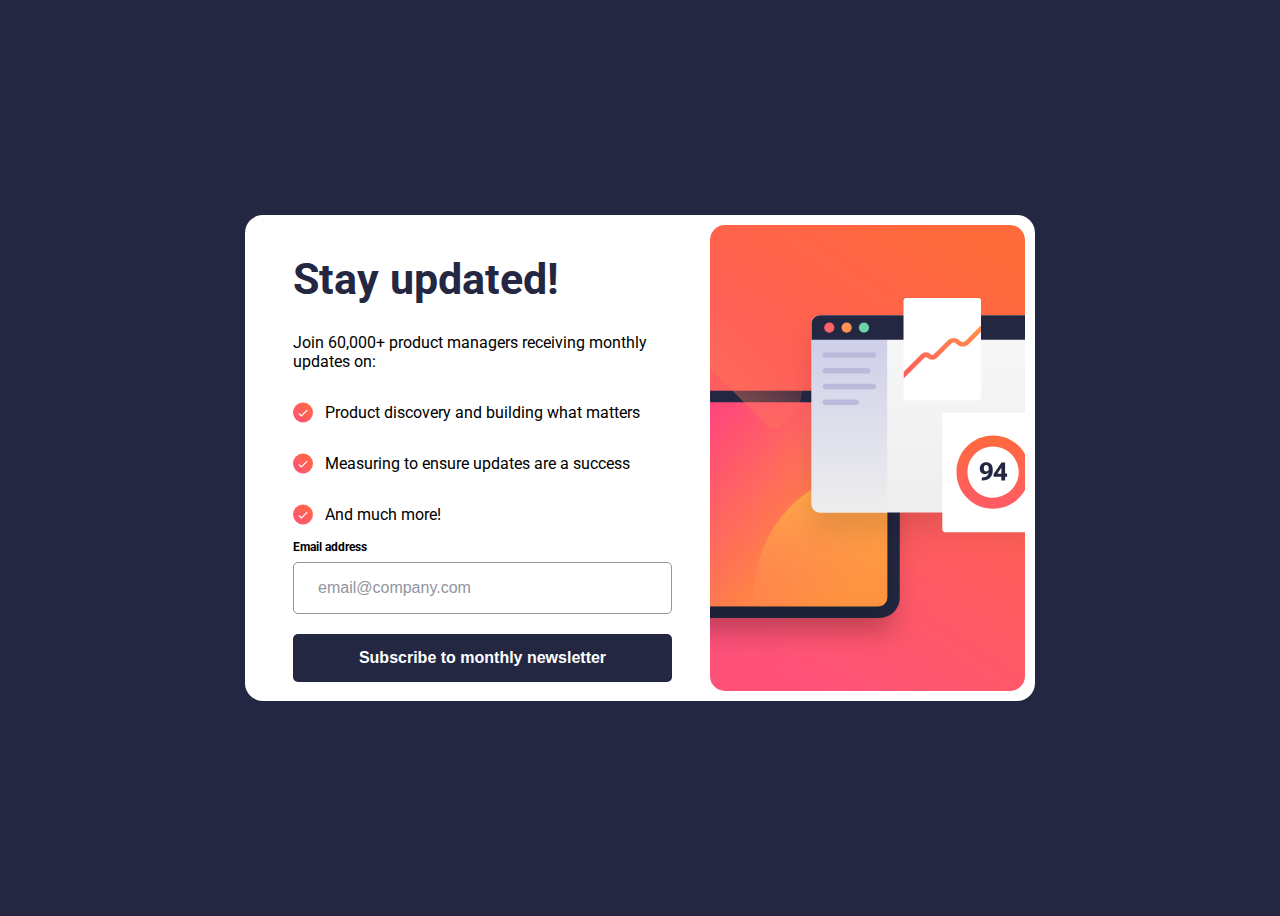
<file: index.html>
<!DOCTYPE html>
<html lang="en">
<head>
  <meta charset="UTF-8">
  <meta name="viewport" content="width=device-width, initial-scale=1.0"> <!-- displays site properly based on user's device -->

  <link rel="icon" type="image/png" sizes="32x32" href="./assets/images/favicon-32x32.png">
  <link rel="stylesheet" href="/assets/css/index.css">
  <script src="/assets/js/script.js"></script>
  <title>Frontend Mentor | Newsletter sign-up form with success message</title>

  <!-- Font -->
  <link rel="preconnect" href="https://fonts.googleapis.com">
  <link rel="preconnect" href="https://fonts.gstatic.com" crossorigin>
  <link href="https://fonts.googleapis.com/css2?family=Roboto:wght@400;700&display=swap" rel="stylesheet">
</head>
<body>

  <!-- Newsletter -->
  <main class="container content" id="news">
    <div class="wrapper">
      <h1>Stay updated!</h1>
      <p>Join 60,000+ product managers receiving monthly updates on:</p>
      <div class="list">
        <div><img src="/assets/images/icon-success.svg" alt="success"><p>Product discovery and building what matters</p></div>
        <div><img src="/assets/images/icon-success.svg" alt="success"><p>Measuring to ensure updates are a success</p></div>
        <div><img src="/assets/images/icon-success.svg" alt="success"><p>And much more!</p></div>
      </div>
      <form class="form subscribe__form">
        <label class="email" for="email">
          <div class="legend email__legend">
            <span class="legend__name">Email address</span>
            <span class="legend__error " id="email-error">Valid email required</span>
          </div>
          <input type="email" class="input email__input" name="email" id="email" placeholder="email@company.com">
        </label>
        <button type="submit" class="btn form__subscribe">Subscribe to monthly newsletter</button>
      </form>
    </div>
    <img class="img1" src="/assets/images/illustration-sign-up-desktop.svg" alt="">
    <img class="img2" src="/assets/images/illustration-sign-up-mobile.svg" alt="">
  </main>

  <!-- Pop up Message -->
  <section class="container-2 notification hide">
    <div class="wrapper-2">
      <img src="/assets/images/icon-success.svg" alt="success">
      <h1>Thanks for subscribing!</h1>
      <p>A confirmation email has been sent to <strong class="user-email description__user-email">ash@loremcompany.com</strong>. Please open it and click the button inside to confirm your subscrition.</p>
      <a href="./" type="submit" class="btn m-t">Dismiss message</a>
    </div>
  </section>
</body>
</html>
</file>
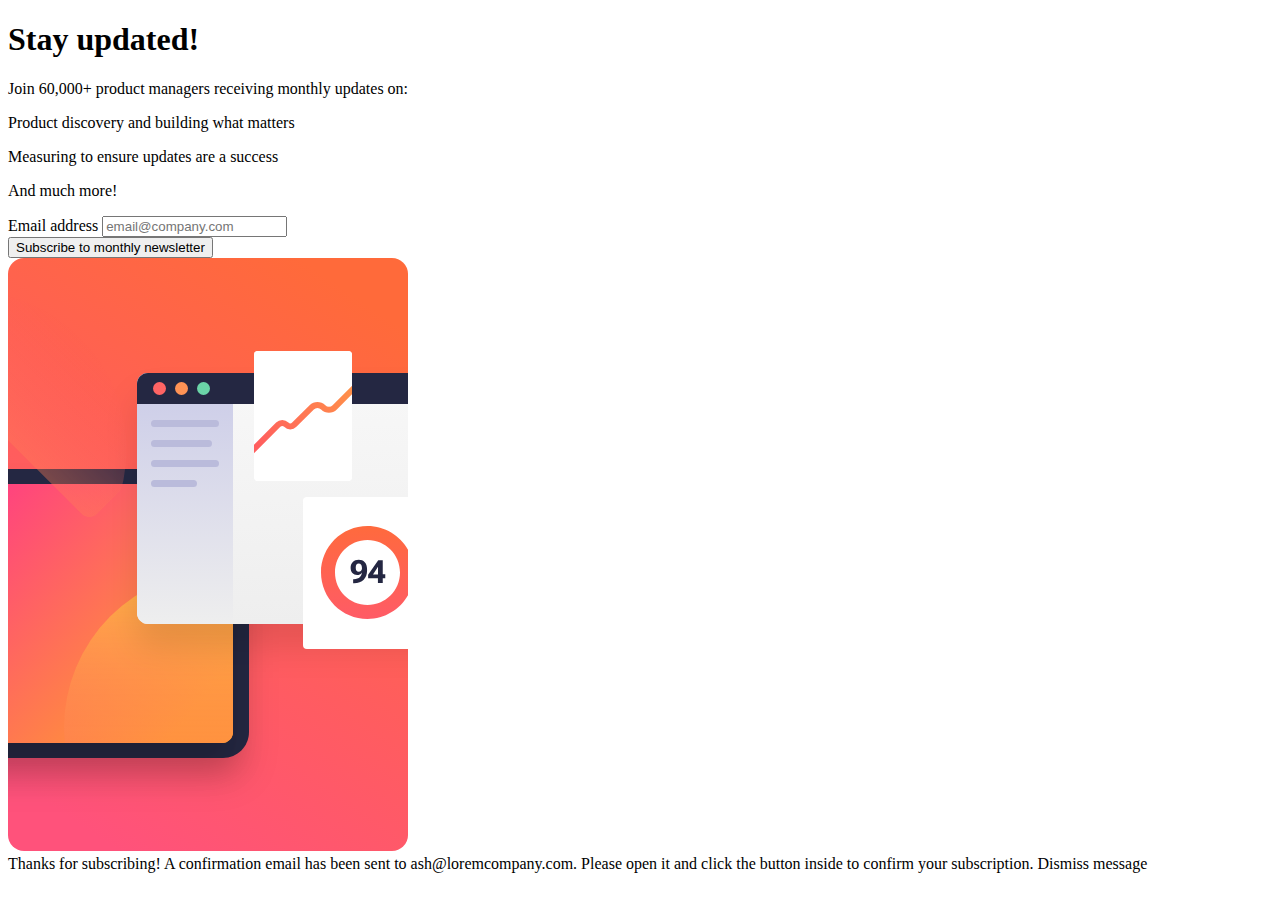
<file: assets/pages/success.html>
<!DOCTYPE html>
<html lang="en">
<head>
  <meta charset="UTF-8">
  <meta name="viewport" content="width=device-width, initial-scale=1.0"> <!-- displays site properly based on user's device -->

  <link rel="icon" type="image/png" sizes="32x32" href="./assets/images/favicon-32x32.png">
  
  <title>Frontend Mentor | Newsletter sign-up form with success message</title>

</head>
<body>
  <main class="container">
    <div class="wrapper">
      <h1>Stay updated!</h1>
      <p>Join 60,000+ product managers receiving monthly updates on:</p>
      <div class="list">
        <p>Product discovery and building what matters</p>
        <p>Measuring to ensure updates are a success</p>
        <p>And much more!</p>
      </div>
      <form action="">
        <label for="email">Email address</label>
        <input type="email" placeholder="email@company.com" required>
      </form>
      <button>Subscribe to monthly newsletter</button>
    </div>
    <img src="/assets/images/illustration-sign-up-desktop.svg" alt="">
  </main>
  

  <!-- Success message start -->

  Thanks for subscribing!

  A confirmation email has been sent to ash@loremcompany.com. 
  Please open it and click the button inside to confirm your subscription.

  Dismiss message

  <!-- Success message end -->
</body>
</html>
</file>
<file: assets/css/index.css>
:root {
    --Tomato: hsl(4, 100%, 67%);
    --Grey: hsl(231, 7%, 60%);
    --white: hsl(0, 0%, 100%);
    --background-color: hsl(234, 29%, 20%);
}

body {
    display: flex;
    justify-content: center;
    background: var(--background-color);
    align-items: center;
    font-family: 'Roboto', sans-serif;
    font-size: 16px;
    height: 100vh;
}

h1 {
    font-size: 43px;
    color: var(--background-color);
    text-align: left;
}

p {
    text-align: left;
}

a {
  text-align: center;
  text-decoration: none;
}

.hide {
    display: none !important;
  }

.container {
    background: var(--white);
    display: flex;
    max-width: 770px;
    padding: 10px;
    border-radius: 18px;
    text-align: center;
}

.container .wrapper {
    text-align: center;
    padding: 1px 38px;
}

.container .img1 {
    border-radius: 15px;
    width: 315px;
    height: auto;
}

.container .img2 {
    display: none;
}

.form {
    display: flex;
    flex-direction: column;
    justify-content: center;
    width: 100%;
}
  
.email {
    display: flex;
    flex-direction: column;
    gap: 8px;
  }
  
  .email__legend {
    font-size: 12px;
    font-weight: bold;
  }
  
  .legend {
    display: flex;
    justify-content: space-between;
  }
  
  .legend__error {
    display: none;
    color: var(--Tomato);
  }
  
  .inline-block {
    display: inline-block;
  }
  
.input {
    display: block;
    padding: 12px 1px 12px 25px;
    border: 1px solid hsl(231, 7%, 60%);
    font-size: 16px;
    margin-bottom: 20px;
    border-radius: 5px;
}

.input::placeholder {
    color: var(--Grey);
  }
  
  .input:-webkit-autofill,
  .input:autofill,
  .input {
    color: var(--background-color);
    padding: 16px 24px;
    outline: none;
    border: 1px solid var(--Grey);
  }
  
  .input:active,
  .input:hover,
  .input:focus {
    outline: none;
    border: 1px solid var(--background-color);
  }
  
  .input--error:active,
  .input--error:hover,
  .input--error:focus,
  .input--error {
    outline: none;
    color: var(--Tomato) !important;
    border: 1px solid var(--Tomato);
    background: rgb(255, 98, 87, 0.1) !important;
  }

.list div {
    display: flex;
}

.list div img {
    width: 20px;
}

.list div p {
    margin-left: 12px;
}

.btn {
    width: 100%;
    display: block;
    padding: 15px 0;
    outline: none;
    font-size: 16px;
    border-radius: 5px;
    background-color: hsl(234, 29%, 20%);
    border: none;
    color: #fff;
    font-weight: bold;
}

.btn:hover, .btn:active, .btn:focus {
    box-shadow: 0 12px 20px 0px rgb(255 98 87 / 50%) ;
    background-color: var(--Tomato);
}

/* Pop up Message */

.container-2 {
  display: flex;
  max-width: 430px;
  background: var(--white);
  padding: 30px 0;
  border-radius: 18px;
  text-align: center;
}

.container-2 .wrapper-2 {
  text-align: left;
  padding: 1px 38px;
}

.wrapper-2 img {
  width: 60px;
}

.wrapper-2 h1 {
  font-size: 50px;
  margin: 25px 0 10px 0;
}

@media (max-width: 810px){
    body {
        background-color: hsl(0, 0%, 100%);
        height: auto;
    }
    
    h1 {
        font-size: 30px;
        color: hsl(234, 29%, 20%);
        text-align: left;
    }
    
    .container {
        display: flex;
        flex-flow: column-reverse;
        justify-content: center;
        align-items: center;
        width: 400px;
        padding: 50px;
        border-radius: 0;
        text-align: left;
    }

    .container .img1 {
        display: none;
    }

    .container .img2 {
        display: block;
        border-radius: 15px;
        width: 100%;
        height: auto;
    }

    .container .wrapper {
        width: 90%;
    }

    .m-t {
      margin-top: 200px;
    }
}
</file>
